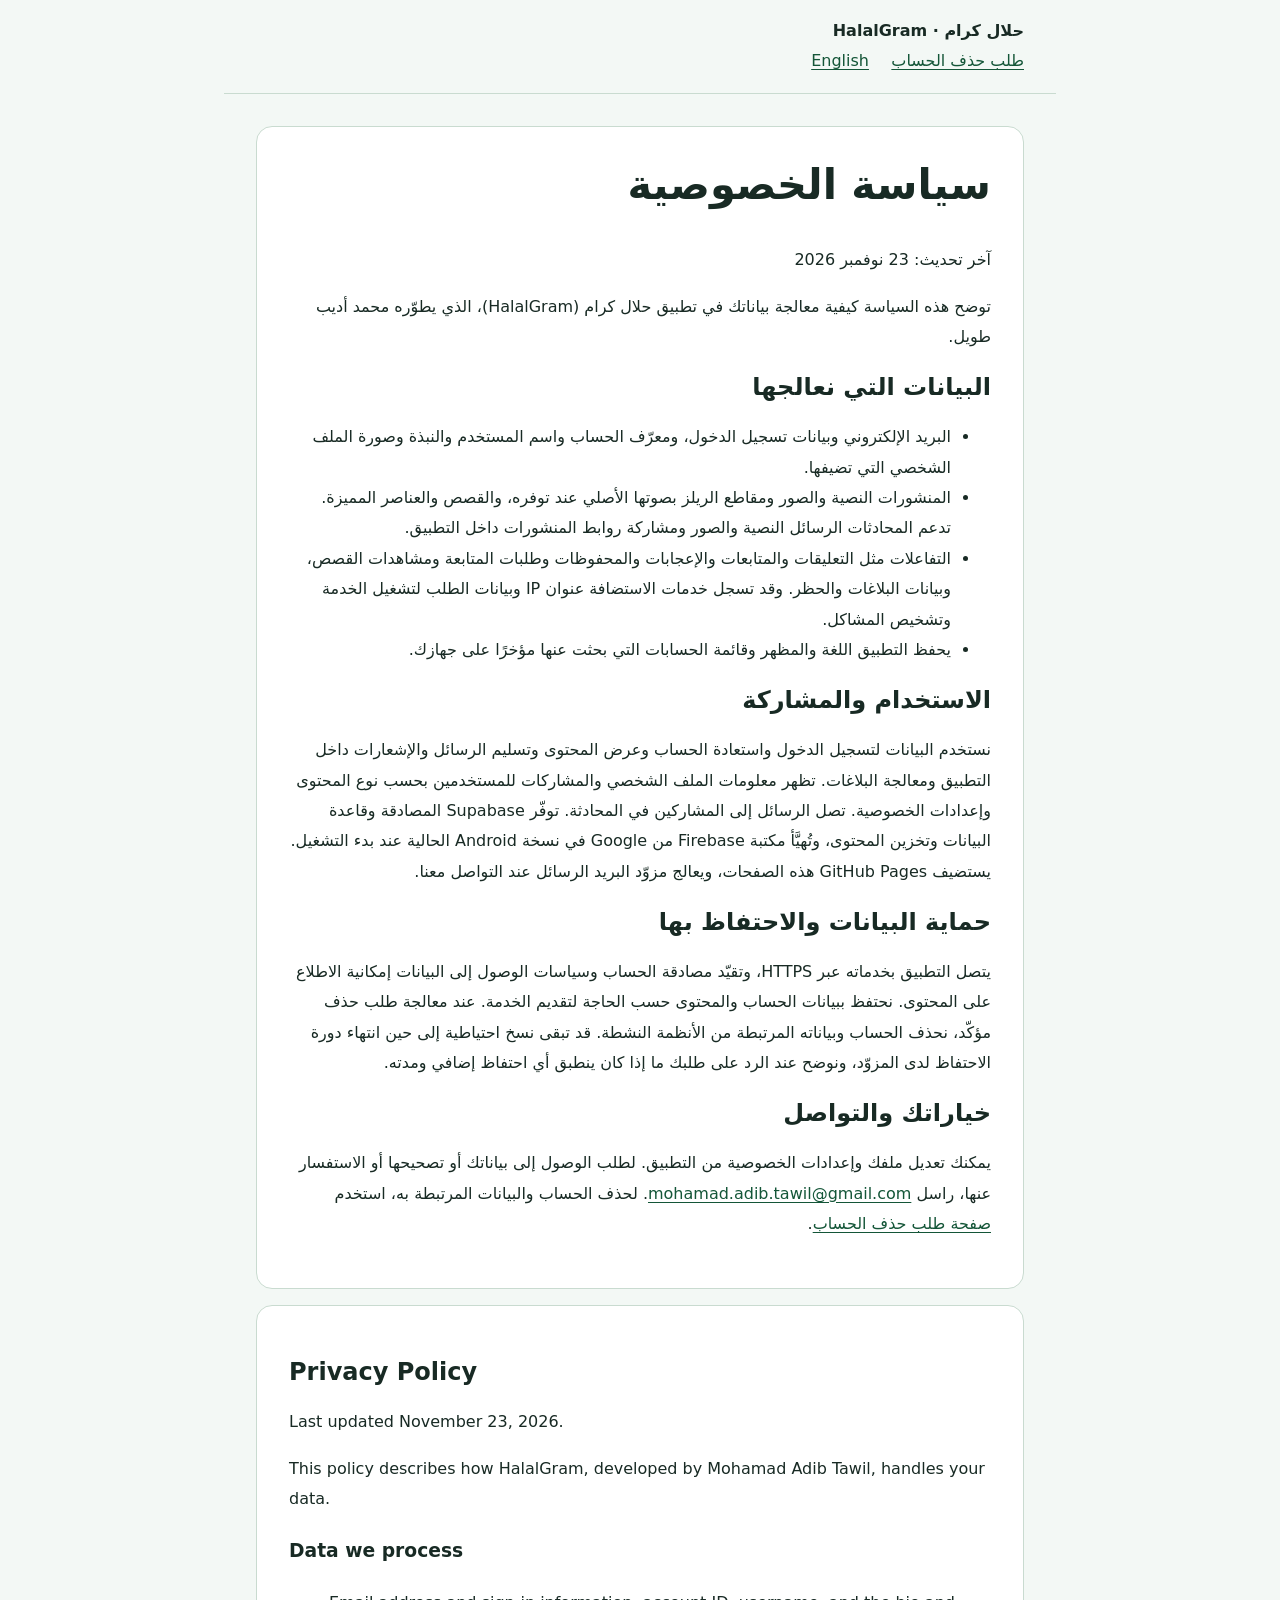
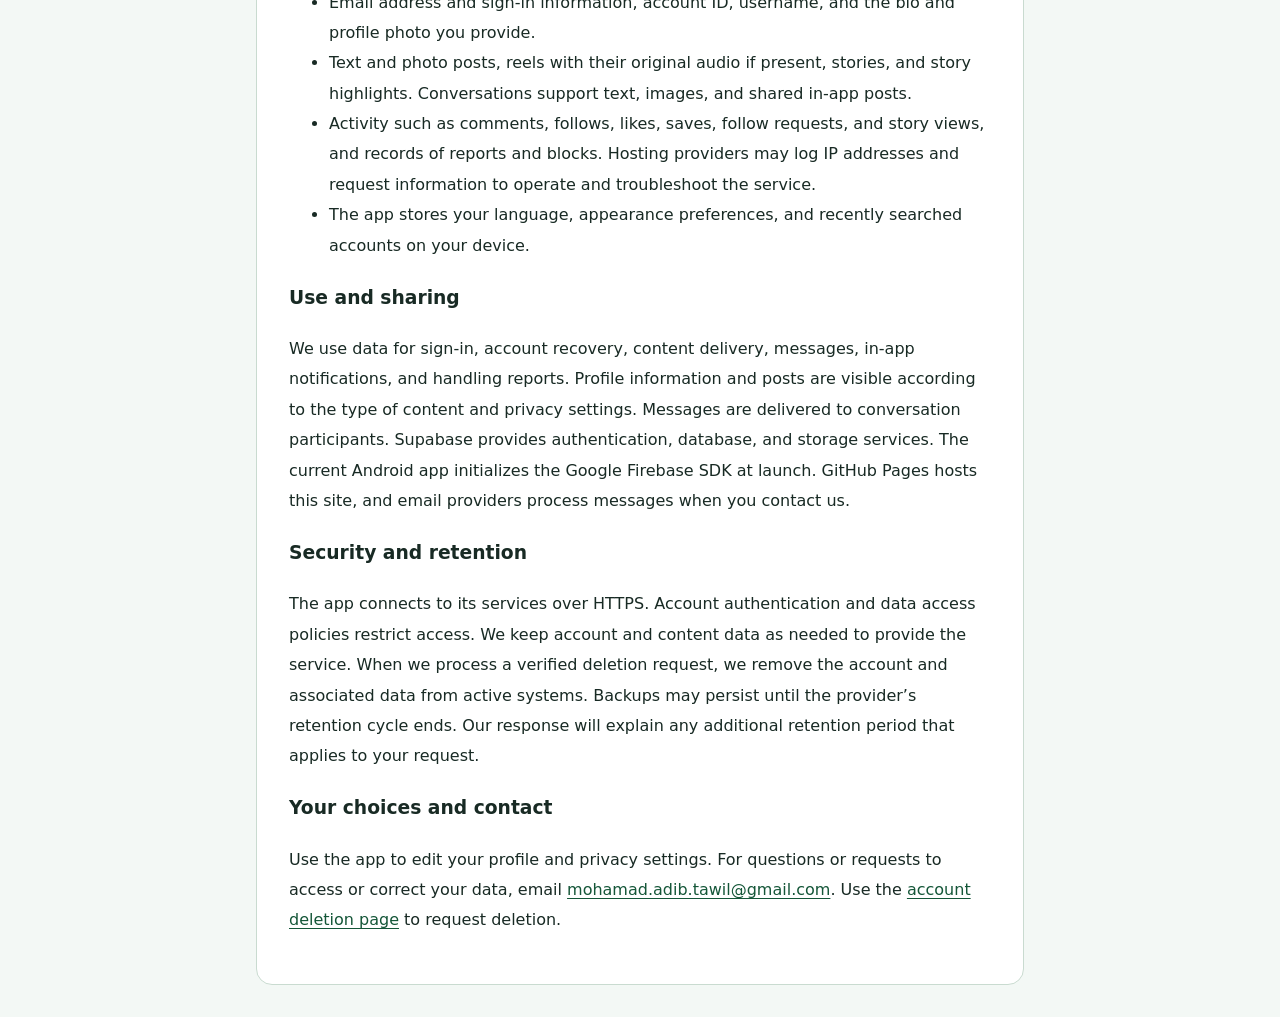
<file: index.html>
<!doctype html>
<html lang="ar" dir="rtl">
<head>
  <meta charset="utf-8">
  <meta name="viewport" content="width=device-width, initial-scale=1">
  <meta name="description" content="سياسة خصوصية حلال كرام · HalalGram Privacy Policy">
  <title>سياسة الخصوصية | HalalGram Privacy Policy</title>
  <link rel="stylesheet" href="styles.css">
</head>
<body>
  <header>
    <strong>حلال كرام · HalalGram</strong>
    <nav aria-label="التنقل"><a href="delete-account/">طلب حذف الحساب</a><a href="#english" lang="en">English</a></nav>
  </header>
  <main>
    <article>
      <h1>سياسة الخصوصية</h1>
      <p>آخر تحديث: <time datetime="2026-11-23">23 نوفمبر 2026</time></p>
      <p>توضح هذه السياسة كيفية معالجة بياناتك في تطبيق حلال كرام (HalalGram)، الذي يطوّره محمد أديب طويل.</p>
      <h2>البيانات التي نعالجها</h2>
      <ul>
        <li>البريد الإلكتروني وبيانات تسجيل الدخول، ومعرّف الحساب واسم المستخدم والنبذة وصورة الملف الشخصي التي تضيفها.</li>
        <li>المنشورات النصية والصور ومقاطع الريلز بصوتها الأصلي عند توفره، والقصص والعناصر المميزة. تدعم المحادثات الرسائل النصية والصور ومشاركة روابط المنشورات داخل التطبيق.</li>
        <li>التفاعلات مثل التعليقات والمتابعات والإعجابات والمحفوظات وطلبات المتابعة ومشاهدات القصص، وبيانات البلاغات والحظر. وقد تسجل خدمات الاستضافة عنوان IP وبيانات الطلب لتشغيل الخدمة وتشخيص المشاكل.</li>
        <li>يحفظ التطبيق اللغة والمظهر وقائمة الحسابات التي بحثت عنها مؤخرًا على جهازك.</li>
      </ul>
      <h2>الاستخدام والمشاركة</h2>
      <p>نستخدم البيانات لتسجيل الدخول واستعادة الحساب وعرض المحتوى وتسليم الرسائل والإشعارات داخل التطبيق ومعالجة البلاغات. تظهر معلومات الملف الشخصي والمشاركات للمستخدمين بحسب نوع المحتوى وإعدادات الخصوصية. تصل الرسائل إلى المشاركين في المحادثة. توفّر Supabase المصادقة وقاعدة البيانات وتخزين المحتوى، وتُهيَّأ مكتبة Firebase من Google في نسخة Android الحالية عند بدء التشغيل. يستضيف GitHub Pages هذه الصفحات، ويعالج مزوّد البريد الرسائل عند التواصل معنا.</p>
      <h2>حماية البيانات والاحتفاظ بها</h2>
      <p>يتصل التطبيق بخدماته عبر HTTPS، وتقيّد مصادقة الحساب وسياسات الوصول إلى البيانات إمكانية الاطلاع على المحتوى. نحتفظ ببيانات الحساب والمحتوى حسب الحاجة لتقديم الخدمة. عند معالجة طلب حذف مؤكّد، نحذف الحساب وبياناته المرتبطة من الأنظمة النشطة. قد تبقى نسخ احتياطية إلى حين انتهاء دورة الاحتفاظ لدى المزوّد، ونوضح عند الرد على طلبك ما إذا كان ينطبق أي احتفاظ إضافي ومدته.</p>
      <h2>خياراتك والتواصل</h2>
      <p>يمكنك تعديل ملفك وإعدادات الخصوصية من التطبيق. لطلب الوصول إلى بياناتك أو تصحيحها أو الاستفسار عنها، راسل <a href="mailto:mohamad.adib.tawil@gmail.com" dir="ltr">mohamad.adib.tawil@gmail.com</a>. لحذف الحساب والبيانات المرتبطة به، استخدم <a href="delete-account/">صفحة طلب حذف الحساب</a>.</p>
    </article>
    <article id="english" lang="en" dir="ltr">
      <h2>Privacy Policy</h2>
      <p>Last updated <time datetime="2026-11-23">November 23, 2026</time>.</p>
      <p>This policy describes how HalalGram, developed by Mohamad Adib Tawil, handles your data.</p>
      <h3>Data we process</h3>
      <ul>
        <li>Email address and sign-in information, account ID, username, and the bio and profile photo you provide.</li>
        <li>Text and photo posts, reels with their original audio if present, stories, and story highlights. Conversations support text, images, and shared in-app posts.</li>
        <li>Activity such as comments, follows, likes, saves, follow requests, and story views, and records of reports and blocks. Hosting providers may log IP addresses and request information to operate and troubleshoot the service.</li>
        <li>The app stores your language, appearance preferences, and recently searched accounts on your device.</li>
      </ul>
      <h3>Use and sharing</h3>
      <p>We use data for sign-in, account recovery, content delivery, messages, in-app notifications, and handling reports. Profile information and posts are visible according to the type of content and privacy settings. Messages are delivered to conversation participants. Supabase provides authentication, database, and storage services. The current Android app initializes the Google Firebase SDK at launch. GitHub Pages hosts this site, and email providers process messages when you contact us.</p>
      <h3>Security and retention</h3>
      <p>The app connects to its services over HTTPS. Account authentication and data access policies restrict access. We keep account and content data as needed to provide the service. When we process a verified deletion request, we remove the account and associated data from active systems. Backups may persist until the provider’s retention cycle ends. Our response will explain any additional retention period that applies to your request.</p>
      <h3>Your choices and contact</h3>
      <p>Use the app to edit your profile and privacy settings. For questions or requests to access or correct your data, email <a href="mailto:mohamad.adib.tawil@gmail.com">mohamad.adib.tawil@gmail.com</a>. Use the <a href="delete-account/#english">account deletion page</a> to request deletion.</p>
    </article>
  </main>
</body>
</html>
</file>
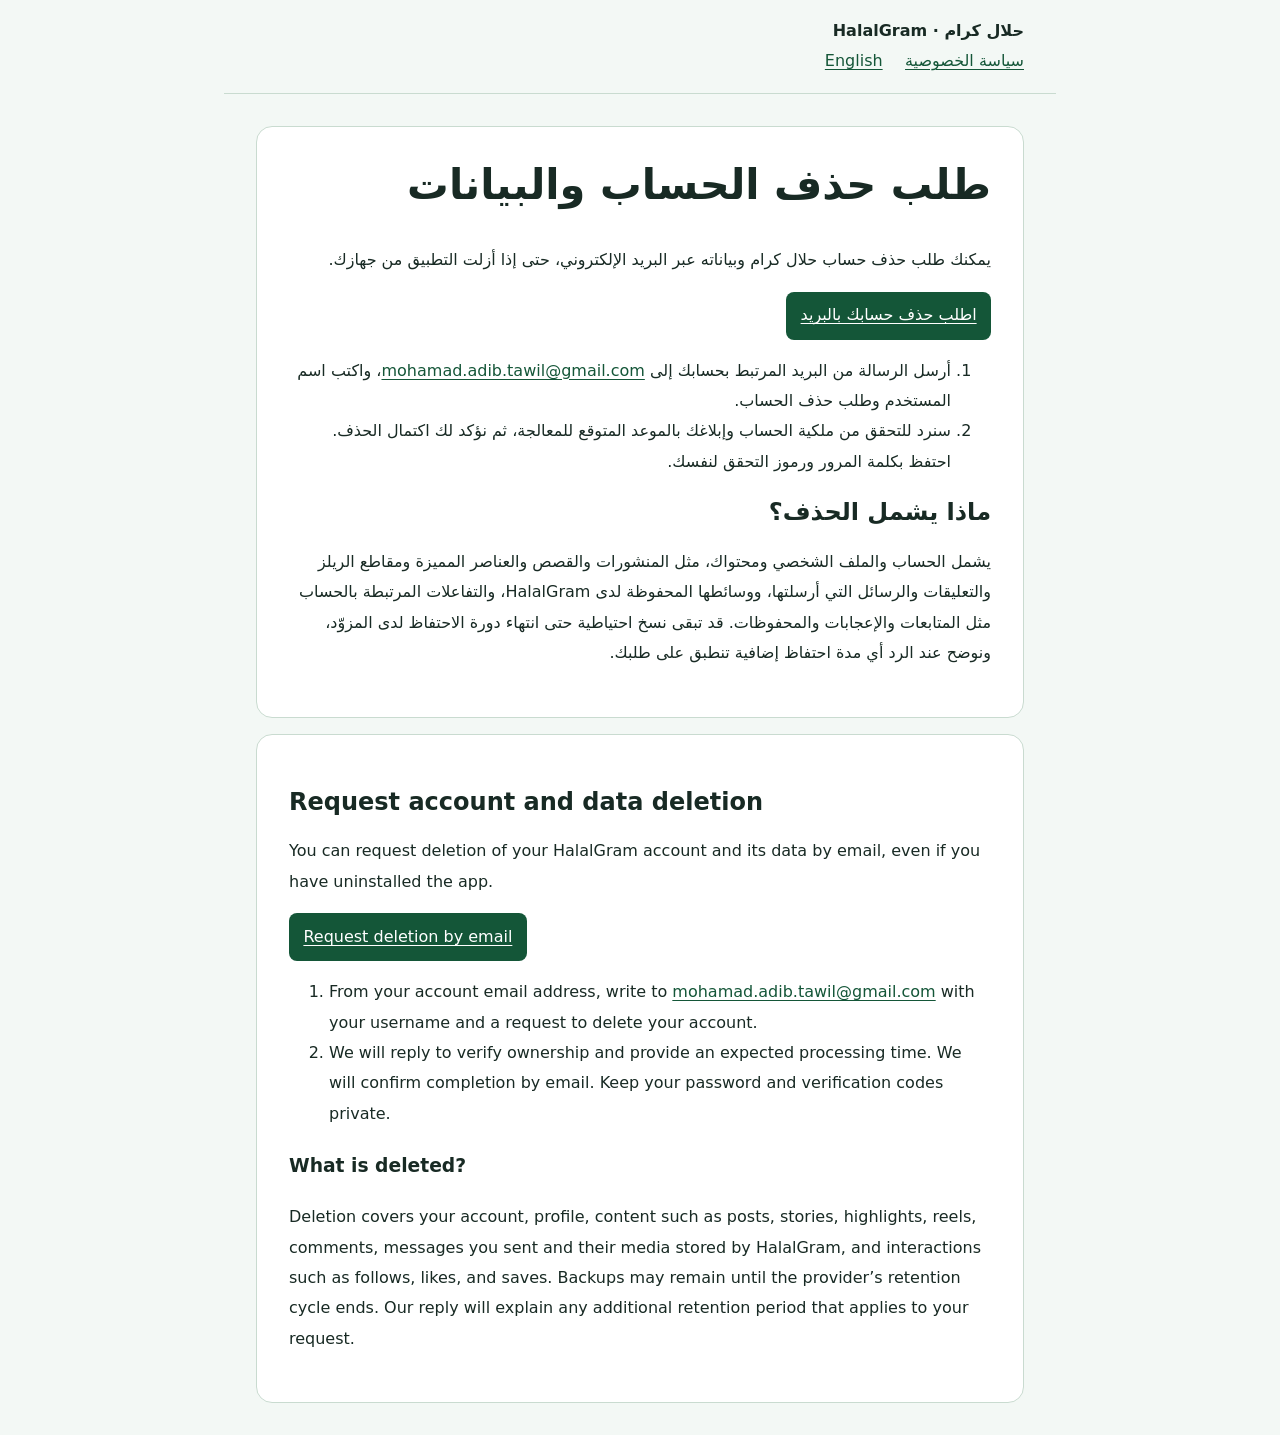
<file: delete-account/index.html>
<!doctype html>
<html lang="ar" dir="rtl">
<head>
  <meta charset="utf-8">
  <meta name="viewport" content="width=device-width, initial-scale=1">
  <meta name="description" content="طلب حذف حساب حلال كرام · HalalGram account and data deletion">
  <title>طلب حذف الحساب | HalalGram Account Deletion</title>
  <link rel="stylesheet" href="../styles.css">
</head>
<body>
  <header>
    <strong>حلال كرام · HalalGram</strong>
    <nav aria-label="التنقل"><a href="../">سياسة الخصوصية</a><a href="#english" lang="en">English</a></nav>
  </header>
  <main>
    <article>
      <h1>طلب حذف الحساب والبيانات</h1>
      <p>يمكنك طلب حذف حساب حلال كرام وبياناته عبر البريد الإلكتروني، حتى إذا أزلت التطبيق من جهازك.</p>
      <a class="button" href="mailto:mohamad.adib.tawil@gmail.com?subject=HalalGram%20account%20deletion%20request&amp;body=HalalGram%20username%3A%20%0D%0A%0D%0AI%20request%20deletion%20of%20my%20HalalGram%20account%20and%20associated%20data.">اطلب حذف حسابك بالبريد</a>
      <ol>
        <li>أرسل الرسالة من البريد المرتبط بحسابك إلى <a href="mailto:mohamad.adib.tawil@gmail.com" dir="ltr">mohamad.adib.tawil@gmail.com</a>، واكتب اسم المستخدم وطلب حذف الحساب.</li>
        <li>سنرد للتحقق من ملكية الحساب وإبلاغك بالموعد المتوقع للمعالجة، ثم نؤكد لك اكتمال الحذف. احتفظ بكلمة المرور ورموز التحقق لنفسك.</li>
      </ol>
      <h2>ماذا يشمل الحذف؟</h2>
      <p>يشمل الحساب والملف الشخصي ومحتواك، مثل المنشورات والقصص والعناصر المميزة ومقاطع الريلز والتعليقات والرسائل التي أرسلتها، ووسائطها المحفوظة لدى HalalGram، والتفاعلات المرتبطة بالحساب مثل المتابعات والإعجابات والمحفوظات. قد تبقى نسخ احتياطية حتى انتهاء دورة الاحتفاظ لدى المزوّد، ونوضح عند الرد أي مدة احتفاظ إضافية تنطبق على طلبك.</p>
    </article>
    <article id="english" lang="en" dir="ltr">
      <h2>Request account and data deletion</h2>
      <p>You can request deletion of your HalalGram account and its data by email, even if you have uninstalled the app.</p>
      <a class="button" href="mailto:mohamad.adib.tawil@gmail.com?subject=HalalGram%20account%20deletion%20request&amp;body=HalalGram%20username%3A%20%0D%0A%0D%0AI%20request%20deletion%20of%20my%20HalalGram%20account%20and%20associated%20data.">Request deletion by email</a>
      <ol>
        <li>From your account email address, write to <a href="mailto:mohamad.adib.tawil@gmail.com">mohamad.adib.tawil@gmail.com</a> with your username and a request to delete your account.</li>
        <li>We will reply to verify ownership and provide an expected processing time. We will confirm completion by email. Keep your password and verification codes private.</li>
      </ol>
      <h3>What is deleted?</h3>
      <p>Deletion covers your account, profile, content such as posts, stories, highlights, reels, comments, messages you sent and their media stored by HalalGram, and interactions such as follows, likes, and saves. Backups may remain until the provider’s retention cycle ends. Our reply will explain any additional retention period that applies to your request.</p>
    </article>
  </main>
</body>
</html>
</file>
<file: styles.css>
:root { font-family: system-ui, sans-serif; color: #182a24; background: #f3f8f5; line-height: 1.7; }
body { margin: 0; }
header, main, footer { max-width: 48rem; margin: auto; padding: 1rem clamp(1rem, 5vw, 2rem); }
header { border-block-end: 1px solid #c9dbd0; }
nav { display: flex; flex-wrap: wrap; gap: .5rem 1.4rem; }
a { color: #145638; text-underline-offset: .2em; overflow-wrap: anywhere; }
a:focus-visible { outline: 3px solid #287650; outline-offset: 4px; }
article { background: white; border: 1px solid #c9dbd0; border-radius: 1rem; padding: clamp(1rem, 5vw, 2rem); margin-block: 1rem; }
h1, h2 { line-height: 1.25; }
h1 { margin-block-start: 0; font-size: clamp(1.8rem, 5vw, 2.6rem); }
[lang="ar"] { line-height: 1.9; }
.button { display: inline-block; color: white; background: #145638; border-radius: .5rem; padding: .55rem .9rem; }
</file>
